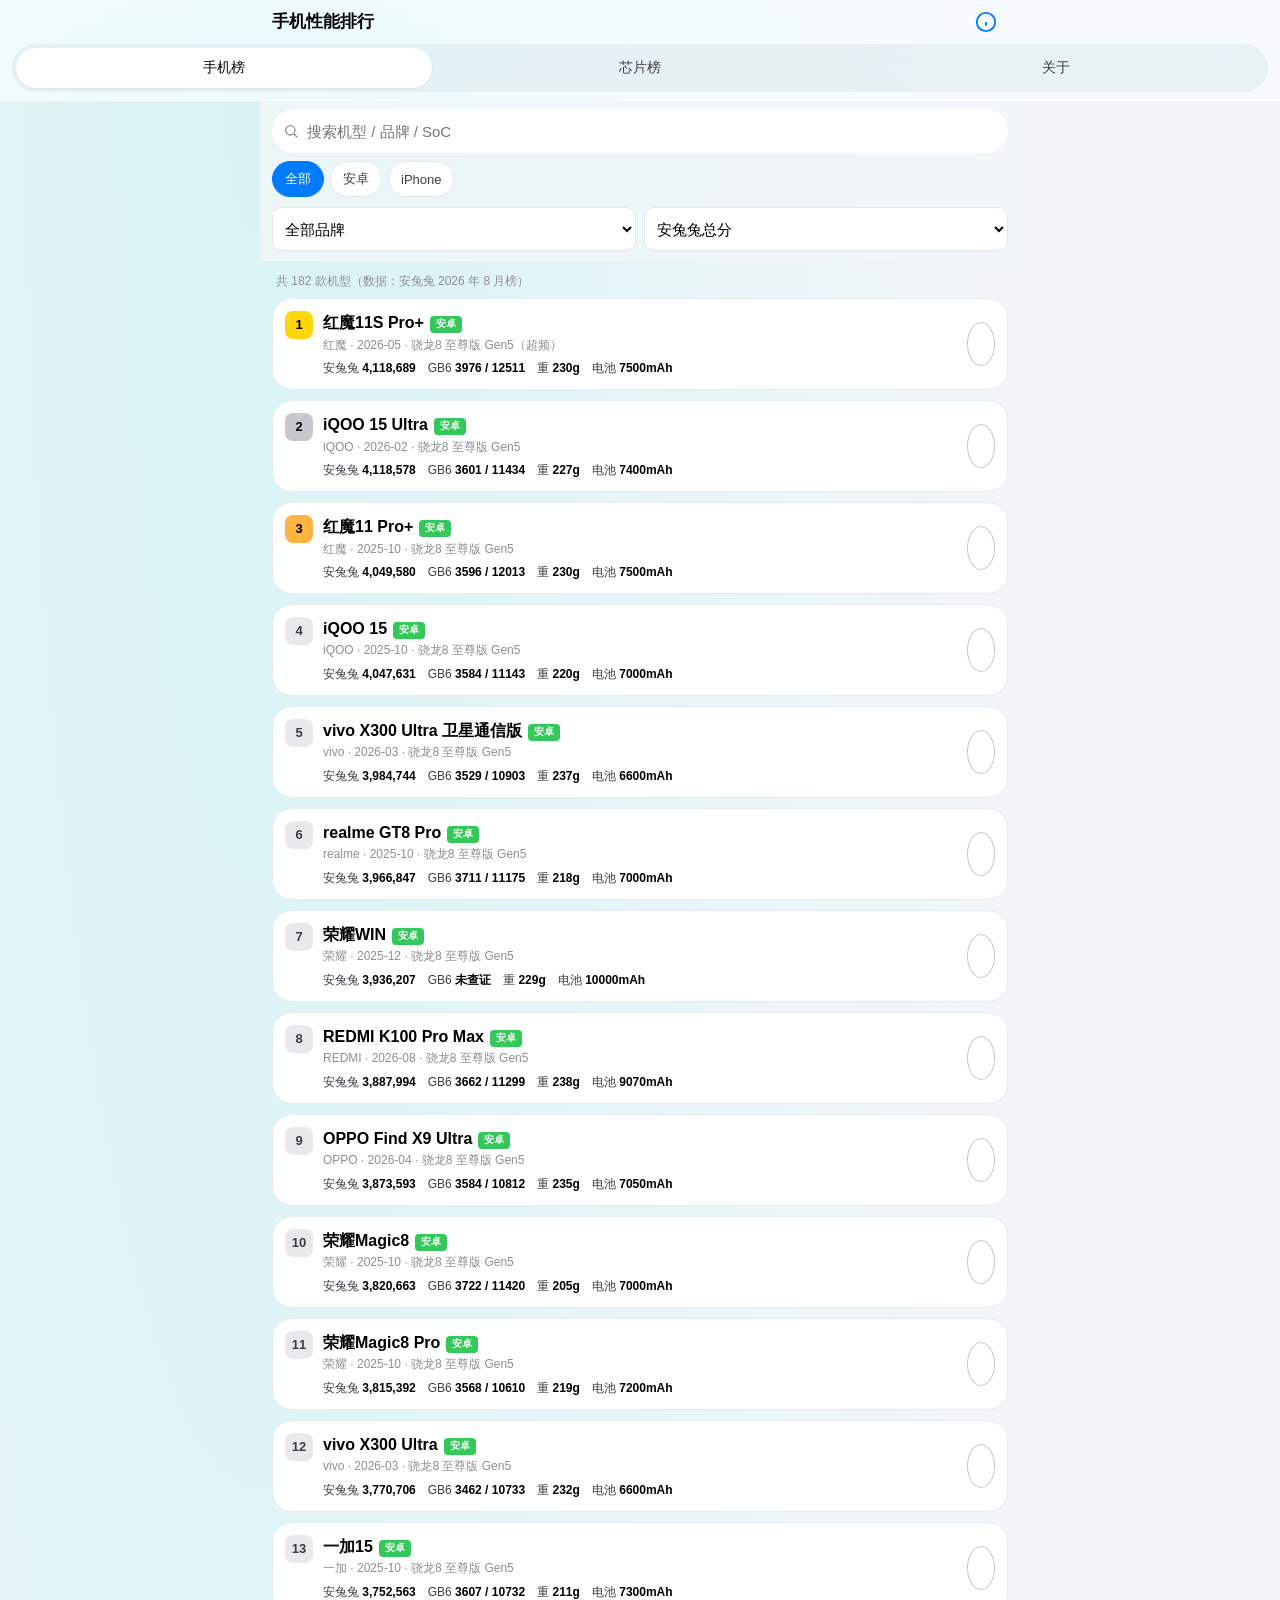
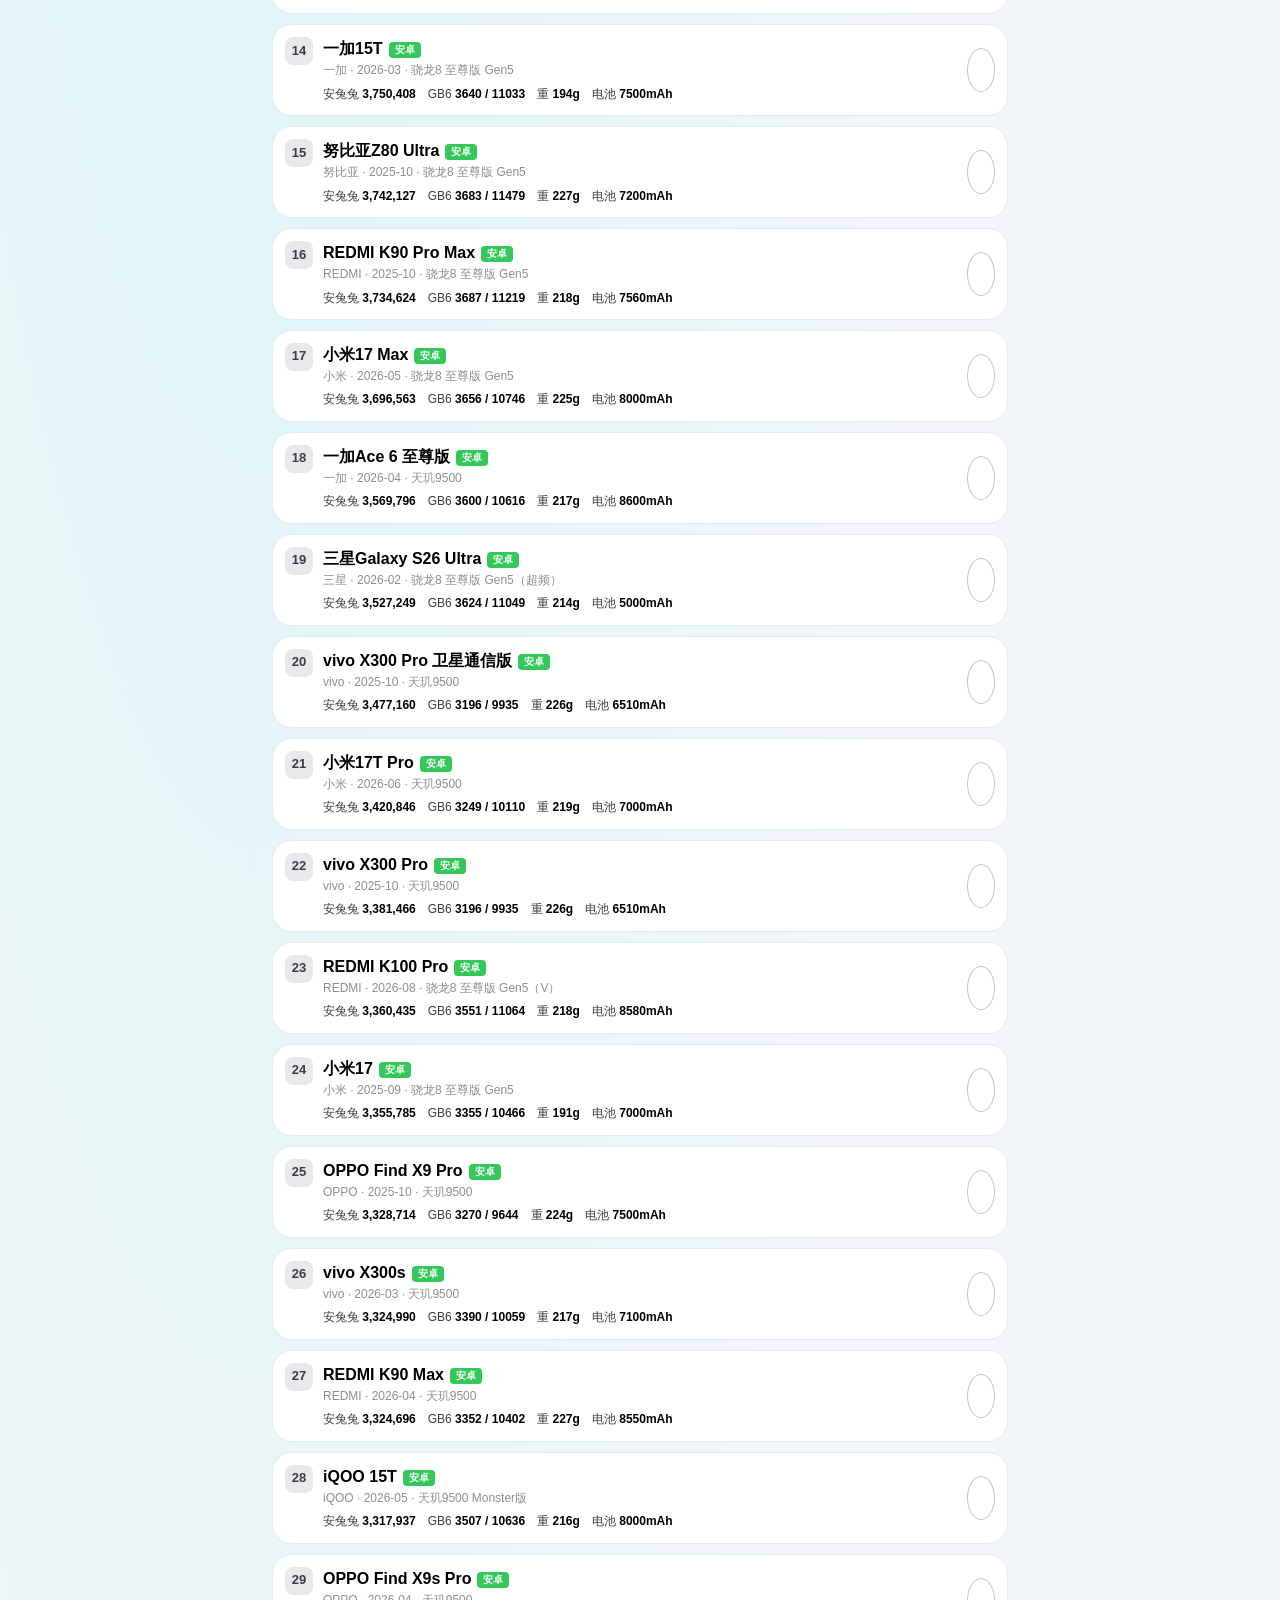
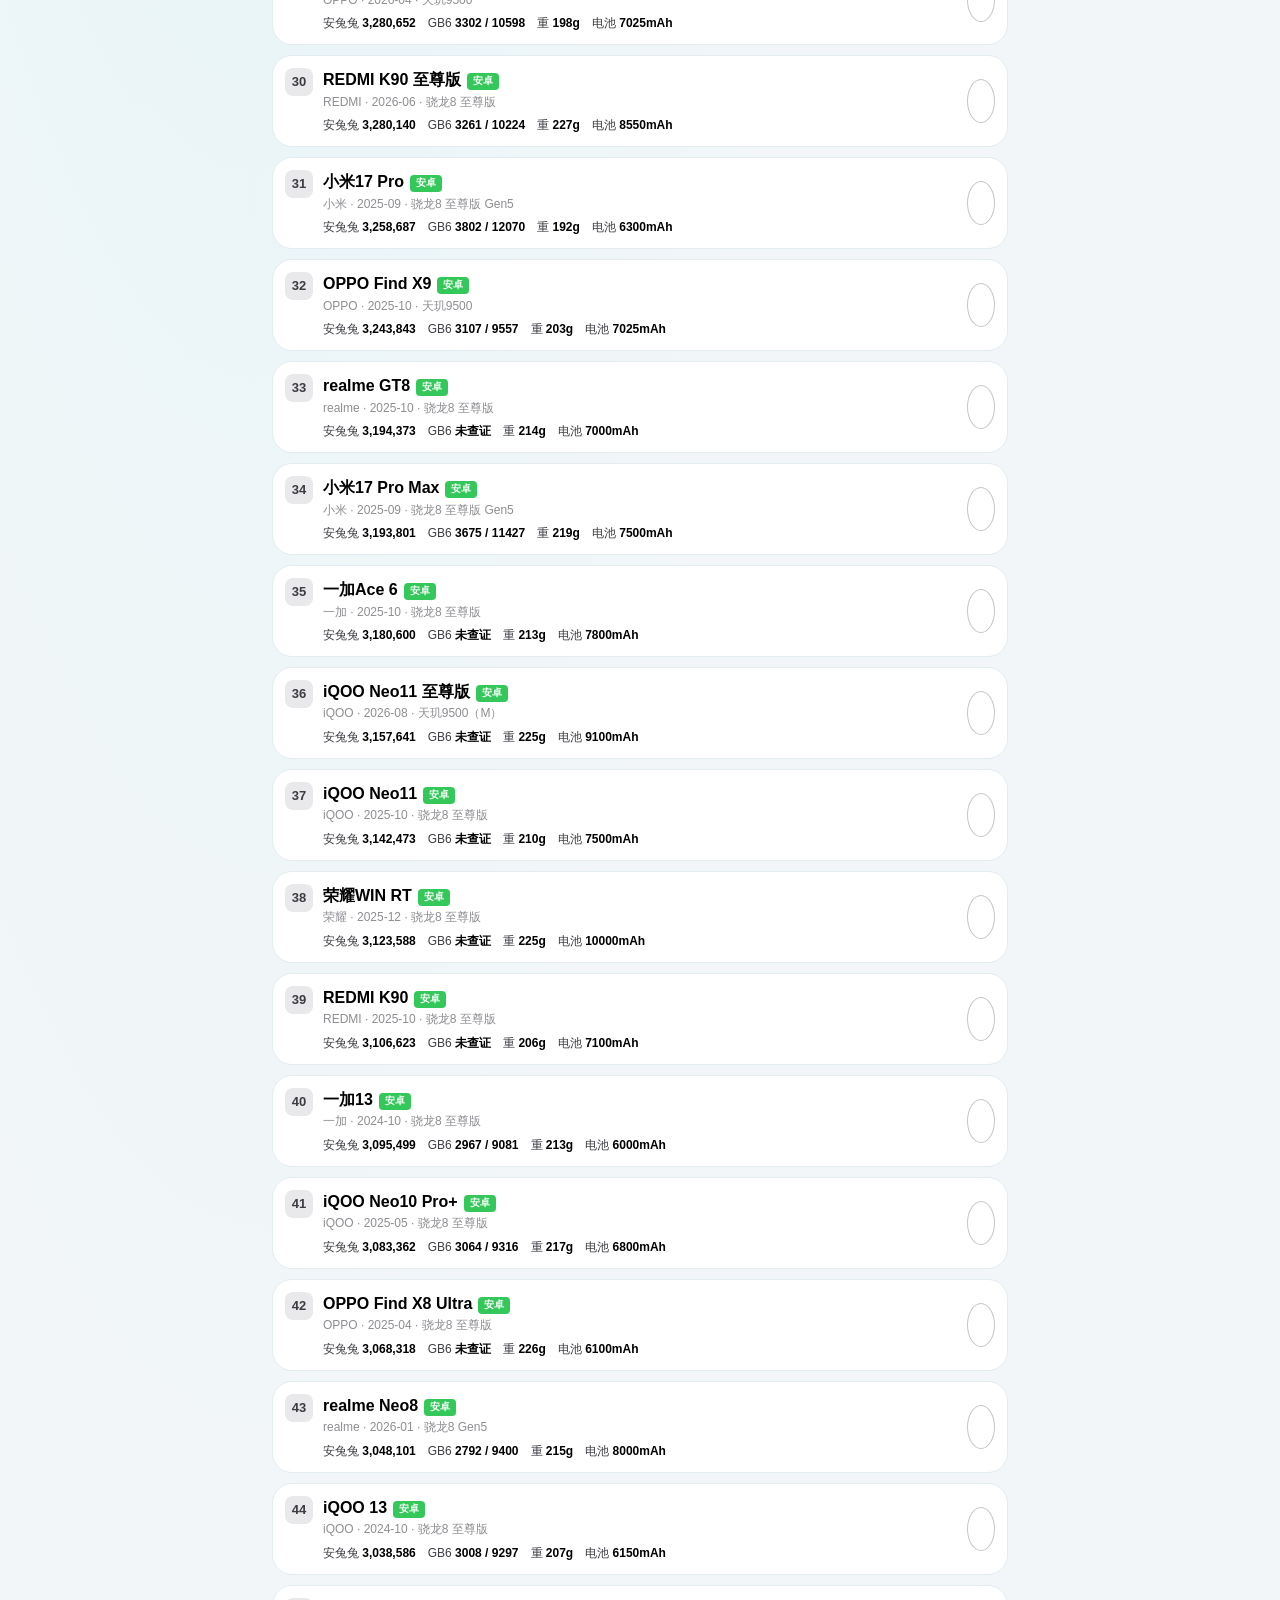
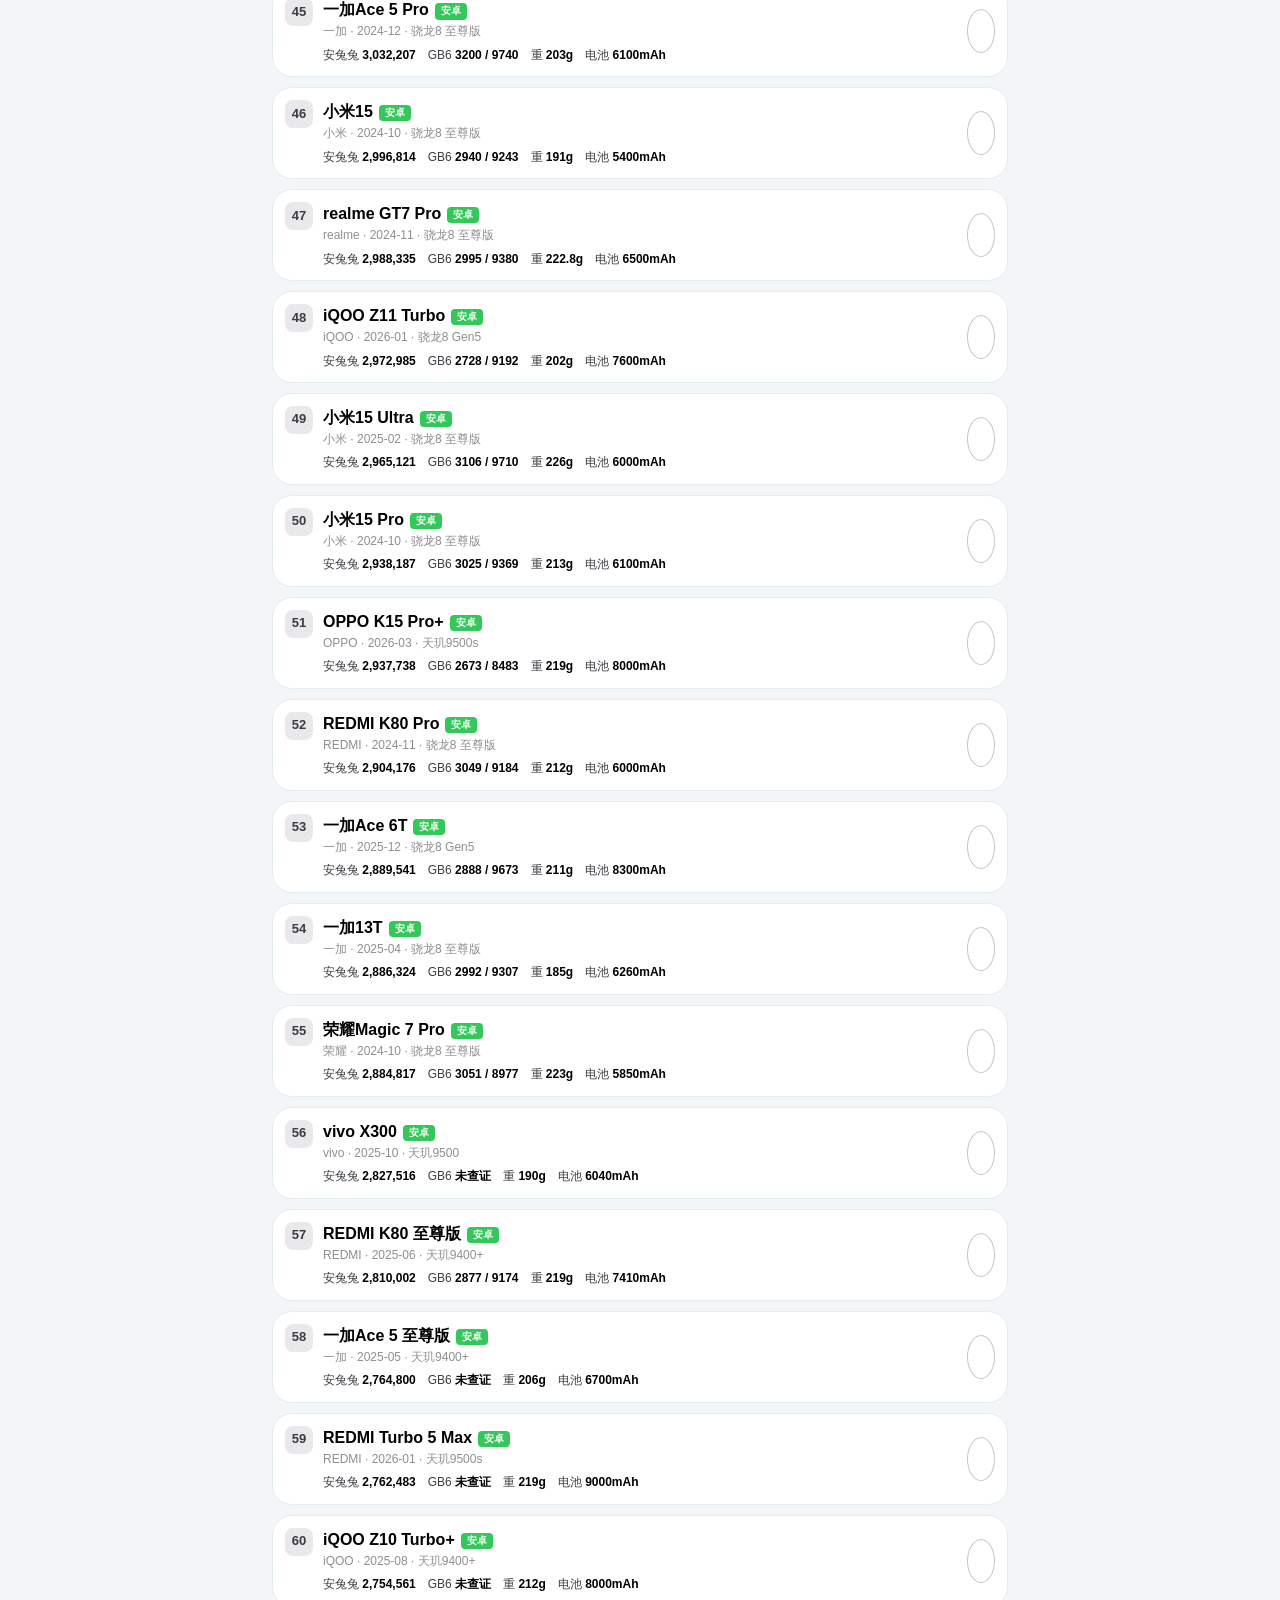
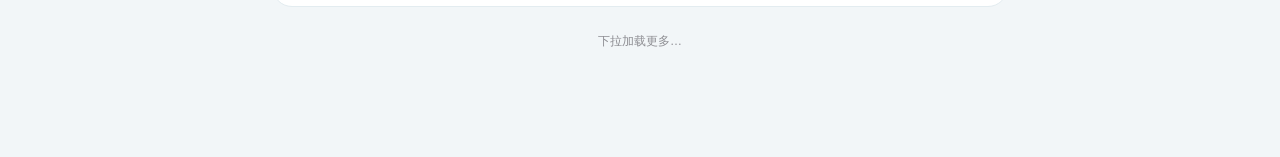
<file: PhoneRank/backend/preview/index.html>
<!DOCTYPE html>
<html lang="zh-CN">
<head>
<meta charset="UTF-8">
<meta name="viewport" content="width=device-width, initial-scale=1, viewport-fit=cover">
<meta name="theme-color" content="#1c2b33">
<meta name="apple-mobile-web-app-capable" content="yes">
<meta name="apple-mobile-web-app-status-bar-style" content="default">
<meta name="apple-mobile-web-app-title" content="性能排行">
<title>手机性能排行</title>
<link rel="manifest" href="manifest.webmanifest">
<link rel="icon" href="icons/icon-192.png">
<link rel="apple-touch-icon" href="icons/apple-touch-icon-180.png">
<style>
  :root {
    --bg: #f2f2f7;
    --bg-grouped: #f2f2f7;
    --card: #ffffff;
    --sep: #c6c6c8;
    --sep-light: #e5e5ea;
    --label: #000000;
    --label-2: #3c3c43;
    --label-3: #8e8e93;
    --tint: #007aff;
    --tint-press: #005ecb;
    --green: #34c759;
    --orange: #ff9500;
    --red: #ff3b30;
    --bg-muted: #e9e9eb;
    --safe-top: env(safe-area-inset-top, 0px);
    --safe-bottom: env(safe-area-inset-bottom, 0px);
  }
  * { box-sizing: border-box; -webkit-tap-highlight-color: transparent; }
  html, body { margin: 0; padding: 0; }
  body {
    font-family: -apple-system, BlinkMacSystemFont, "SF Pro Text", "PingFang SC", "Helvetica Neue", "Microsoft YaHei", sans-serif;
    background: var(--bg-grouped);
    color: var(--label);
    font-size: 15px;
    line-height: 1.45;
    overscroll-behavior-y: none;
  }
  a { color: var(--tint); text-decoration: none; }
  button { font-family: inherit; font-size: inherit; cursor: pointer; border: none; background: none; color: var(--tint); }
  input, select { font-family: inherit; font-size: 15px; }

  /* ===== Top bar ===== */
  .topbar {
    position: sticky; top: 0; z-index: 50;
    background: rgba(242,242,247,0.92);
    backdrop-filter: saturate(180%) blur(20px);
    -webkit-backdrop-filter: saturate(180%) blur(20px);
    padding-top: var(--safe-top);
    border-bottom: 0.5px solid var(--sep-light);
  }
  .topbar-row {
    display: flex; align-items: center; justify-content: space-between;
    height: 44px; padding: 0 12px;
  }
  .topbar-title { font-size: 17px; font-weight: 600; }
  .topbar-btn {
    min-width: 44px; height: 44px; display: inline-flex; align-items: center; justify-content: center;
    color: var(--tint); padding: 0 8px;
  }
  .topbar-btn svg { width: 22px; height: 22px; }
  .topbar-btn:disabled { color: var(--label-3); }

  /* Segmented tabs */
  .tabs {
    display: flex; margin: 0 12px 8px; background: var(--bg-muted);
    border-radius: 9px; padding: 2px;
  }
  .tab {
    flex: 1; text-align: center; padding: 6px 0; border-radius: 7px;
    color: var(--label-2); font-weight: 500; font-size: 14px;
  }
  .tab.active { background: #fff; color: var(--label); box-shadow: 0 1px 2px rgba(0,0,0,0.06); }

  /* ===== Filter bar ===== */
  .filters {
    background: var(--bg-grouped);
    padding: 8px 12px 10px;
    position: sticky; top: calc(44px + var(--safe-top)); z-index: 40;
  }
  .search-row { display: flex; gap: 8px; margin-bottom: 8px; }
  .search-box {
    flex: 1; display: flex; align-items: center; gap: 6px;
    background: #fff; border-radius: 10px; padding: 7px 10px;
  }
  .search-box svg { width: 16px; height: 16px; color: var(--label-3); flex: none; }
  .search-box input { flex: 1; border: none; outline: none; background: transparent; min-width: 0; }
  .chip-row { display: flex; gap: 6px; overflow-x: auto; padding-bottom: 2px; scrollbar-width: none; }
  .chip-row::-webkit-scrollbar { display: none; }
  .chip {
    flex: none; padding: 5px 12px; border-radius: 14px;
    background: #fff; color: var(--label-2); font-size: 13px;
    border: 0.5px solid var(--sep-light);
  }
  .chip.active { background: var(--tint); color: #fff; border-color: var(--tint); }
  .select-row { display: flex; flex-direction: column; gap: 8px; margin-top: 8px; }
  .select-row select { width: 100%; }
  .select-row select {
    flex: 1; padding: 7px 8px; border-radius: 10px; border: 0.5px solid var(--sep-light);
    background: #fff; color: var(--label); min-width: 0;
  }

  /* ===== List ===== */
  .list-wrap { padding: 8px 12px calc(120px + var(--safe-bottom)); }
  .list-meta { font-size: 12px; color: var(--label-3); padding: 4px 4px 8px; }
  .card {
    background: var(--card); border-radius: 12px; padding: 12px;
    margin-bottom: 10px; display: flex; gap: 10px; align-items: flex-start;
  }
  .rank-badge {
    flex: none; width: 28px; height: 28px; border-radius: 8px;
    background: var(--bg-muted); color: var(--label-2);
    display: flex; align-items: center; justify-content: center;
    font-weight: 600; font-size: 13px;
  }
  .rank-badge.top1 { background: #ffd60a; color: #000; }
  .rank-badge.top2 { background: #c7c7cc; color: #000; }
  .rank-badge.top3 { background: #ffb340; color: #000; }
  .card-main { flex: 1; min-width: 0; }
  .card-title { font-size: 16px; font-weight: 600; }
  .card-sub { font-size: 12px; color: var(--label-3); margin-top: 2px; }
  .card-stats { display: flex; flex-wrap: wrap; gap: 4px 12px; margin-top: 6px; }
  .stat { font-size: 12px; color: var(--label-2); }
  .stat b { color: var(--label); font-weight: 600; }
  .badge-ios, .badge-android {
    display: inline-block; font-size: 10px; padding: 1px 6px; border-radius: 4px; margin-left: 6px;
    vertical-align: 1px;
  }
  .badge-ios { background: #000; color: #fff; }
  .badge-android { background: #34c759; color: #fff; }
  .compare-check {
    flex: none; align-self: center; width: 28px; height: 28px; border-radius: 50%;
    border: 1.5px solid var(--sep); display: flex; align-items: center; justify-content: center;
    color: transparent;
  }
  .compare-check.checked { background: var(--tint); border-color: var(--tint); color: #fff; }
  .compare-check svg { width: 16px; height: 16px; }
  .gb-grid { display: grid; grid-template-columns: 1fr 1fr; gap: 6px 10px; margin-top: 8px; }
  .gb-cell { background: var(--bg-muted); border-radius: 8px; padding: 6px 8px; min-width: 0; }
  .gb-label { display: block; font-size: 10px; color: var(--label-3); margin-bottom: 2px; }
  .gb-val { display: block; font-size: 12px; color: var(--label); word-break: break-word; line-height: 1.35; }
  .gb-val b { font-weight: 600; }
  .gb-sample { color: var(--label-3); font-size: 10px; }
  .badge-chip { display: inline-block; font-size: 10px; padding: 1px 6px; border-radius: 4px; background: var(--bg-muted); color: var(--label-2); margin-left: 6px; vertical-align: 1px; }
  .badge-warn { display: inline-block; font-size: 10px; padding: 1px 6px; border-radius: 4px; background: #fff3cd; color: #664d03; border: 1px solid #ffc107; margin-left: 6px; vertical-align: 1px; }

  .sentinel { height: 20px; }
  .end-note { text-align: center; color: var(--label-3); font-size: 12px; padding: 16px 0; }

  /* ===== Floating compare bar ===== */
  .compare-bar {
    position: fixed; left: 12px; right: 12px; bottom: calc(12px + var(--safe-bottom));
    background: #1c2b33; color: #fff; border-radius: 14px; padding: 10px 12px;
    display: none; align-items: center; gap: 10px; z-index: 60;
    box-shadow: 0 6px 24px rgba(0,0,0,0.25);
  }
  .compare-bar.show { display: flex; }
  .compare-bar-names { flex: 1; font-size: 12px; overflow: hidden; text-overflow: ellipsis; white-space: nowrap; }
  .compare-bar-names .chip-mini {
    display: inline-block; background: rgba(255,255,255,0.15); border-radius: 8px;
    padding: 2px 8px; margin-right: 4px; font-size: 11px;
  }
  .compare-bar-btn {
    background: var(--tint); color: #fff; border-radius: 10px; padding: 7px 14px; font-weight: 600; font-size: 14px;
  }
  .compare-bar-clear { color: #ff9f0a; padding: 7px 6px; font-size: 13px; }

  /* ===== Detail page ===== */
  .detail-wrap { padding: 12px 12px calc(40px + var(--safe-bottom)); }
  .detail-hero {
    background: var(--card); border-radius: 14px; padding: 16px; margin-bottom: 12px;
  }
  .detail-name { font-size: 20px; font-weight: 700; }
  .detail-sub { color: var(--label-3); font-size: 13px; margin-top: 4px; }
  .section {
    background: var(--card); border-radius: 14px; padding: 14px 16px; margin-bottom: 12px;
  }
  .section h3 {
    margin: 0 0 8px; font-size: 13px; color: var(--label-3); font-weight: 600;
    text-transform: uppercase; letter-spacing: 0.3px;
  }
  .kv { display: flex; justify-content: space-between; padding: 6px 0; border-top: 0.5px solid var(--sep-light); font-size: 14px; }
  .kv:first-of-type { border-top: none; }
  .kv .k { color: var(--label-3); flex: 0 0 38%; }
  .kv .v { color: var(--label); text-align: right; flex: 1; word-break: break-word; }
  .src-list { margin: 6px 0 0; padding-left: 18px; }
  .src-list li { margin: 4px 0; font-size: 13px; word-break: break-all; }
  .note-box { font-size: 12px; color: var(--label-3); background: var(--bg-muted); border-radius: 10px; padding: 10px 12px; margin-top: 8px; }

  /* ===== Compare table ===== */
  .warn-banner {
    background: #fff3cd; border: 1px solid #ffc107; color: #664d03;
    padding: 10px 12px; border-radius: 10px; font-size: 13px; margin-bottom: 12px;
  }
  table.cmp {
    width: 100%; border-collapse: collapse; background: #fff; border-radius: 12px; overflow: hidden;
    font-size: 13px;
  }
  table.cmp th, table.cmp td {
    padding: 8px 8px; border-bottom: 0.5px solid var(--sep-light); text-align: left; vertical-align: top;
    word-break: break-word;
  }
  table.cmp thead th { background: var(--bg-muted); font-weight: 600; position: sticky; top: 0; }
  table.cmp td.dim { color: var(--label-3); }
  table.cmp tr.dim-row td:first-child { color: var(--label-3); font-weight: 600; background: var(--bg-muted); }
  .better { color: var(--green); font-weight: 700; }
  .cmp-wrap { overflow-x: auto; -webkit-overflow-scrolling: touch; }

  /* ===== About ===== */
  .about p, .about li { font-size: 14px; color: var(--label-2); }
  .about ol, .about ul { padding-left: 20px; }
  .step-num {
    display: inline-block; width: 20px; height: 20px; border-radius: 50%; background: var(--tint);
    color: #fff; text-align: center; line-height: 20px; font-size: 12px; margin-right: 6px;
  }

  .toast {
    position: fixed; left: 50%; bottom: 100px; transform: translateX(-50%);
    background: rgba(0,0,0,0.8); color: #fff; padding: 8px 16px; border-radius: 18px;
    font-size: 13px; z-index: 100; opacity: 0; transition: opacity 0.2s; pointer-events: none;
  }
  .toast.show { opacity: 1; }

  @media (min-width: 720px) {
    body { font-size: 16px; }
    .select-row { flex-direction: row; }
    .select-row select { flex: 1; width: auto; }
    .list-wrap, .detail-wrap, .filters, .topbar-row { max-width: 760px; margin-left: auto; margin-right: auto; }
    .filters { left: 0; right: 0; }
    .compare-bar { max-width: 760px; left: 50%; transform: translateX(-50%); right: auto; width: 760px; }
  }
</style>
<style>
body{background:radial-gradient(ellipse at 20% 0%,#d8f3f5 0%,transparent 50%),#f2f6f8}
.topbar{background:rgba(250,253,255,.66);backdrop-filter:blur(28px) saturate(150%);border-bottom:1px solid #fff9}
.tabs{background:#d9e7ed88;border-radius:24px;padding:4px}.tab{border-radius:22px;min-height:40px}
.filters{background:#f2f6f8c9;backdrop-filter:blur(22px)}.search-box{border:1px solid #fff;border-radius:22px;min-height:44px}
.chip{min-height:36px;border-radius:20px}.card,.section{border-radius:20px;border:1px solid #e3ecf0;box-shadow:none}
.compare-bar{background:#ffffffb8;backdrop-filter:blur(30px) saturate(160%);border:1px solid #fff;border-radius:28px;left:12px;right:12px;bottom:calc(12px + env(safe-area-inset-bottom));width:auto}
button,select{min-height:44px}.card-title{font-weight:650}a:focus-visible,button:focus-visible{outline:3px solid #007aff;outline-offset:3px}
@media(prefers-reduced-transparency:reduce){.topbar,.filters,.compare-bar{background:#f8fafc;backdrop-filter:none}}
</style></head>
<body>
<!-- body: rendered by JS -->
<div id="root"></div>
<div class="toast" id="toast"></div>
<!-- APP_JS -->
<script src="data.js"></script>
<script>
'use strict';
/* ============ helpers ============ */
const DATA = window.PHONE_DATA;
const $ = (sel) => document.querySelector(sel);
const root = $('#root');

function fmt(v) {
  if (v === null || v === undefined || v === '') return '未查证';
  if (v === '未查证') return '未查证';
  if (typeof v === 'number') return v.toLocaleString('zh-CN');
  return String(v);
}
/* numeric display: integers with thousand separators; decimals kept as-is */
function fmtNum(v) {
  if (v === null || v === undefined || v === '') return '未查证';
  if (typeof v === 'number') {
    return Number.isInteger(v) ? v.toLocaleString('zh-CN') : v.toString();
  }
  return String(v);
}
function isNum(v) { return typeof v === 'number' && !isNaN(v); }
function getPhone(id) { return DATA.phones.find(p => String(p.id) === String(id)); }
function escapeHtml(s) {
  return String(s).replace(/[&<>"']/g, c => ({'&':'&amp;','<':'&lt;','>':'&gt;','"':'&quot;',"'":'&#39;'}[c]));
}
function toast(msg) {
  const t = $('#toast');
  t.textContent = msg; t.classList.add('show');
  clearTimeout(toast._t);
  toast._t = setTimeout(() => t.classList.remove('show'), 1600);
}

/* ============ state ============ */
const state = {
  tab: 'phones',         // phones | chips
  platform: 'all',       // all | android | ios
  brand: 'all',
  query: '',
  sort: 'antutu_total',
  chipCategory: 'all',   // all | phone | apple-a | apple-m
  page: 1,
  pageSize: 30,
  compare: [],           // phone ids
};

const PHONE_SORTS = [
  ['antutu_total', '安兔兔总分'],
  ['antutu_cpu',   '安兔兔 CPU'],
  ['antutu_gpu',   '安兔兔 GPU'],
  ['antutu_mem',   '安兔兔 MEM'],
  ['antutu_ux',    '安兔兔 UX'],
  ['gb6_single',   'GB6 单核'],
  ['gb6_multi',    'GB6 多核'],
  ['gb7_single',   'GB7 单核'],
  ['gb7_multi',    'GB7 多核'],
  ['body_weight',  '机身重量（轻→重）'],
  ['battery_capacity', '电池容量'],
  ['display_size', '屏幕尺寸'],
  ['display_refresh', '屏幕刷新率'],
];
const CHIP_SORTS = [
  ['total', '安兔兔总分'],
  ['cpu', '安兔兔 CPU'],
  ['gpu', '安兔兔 GPU'],
  ['gb6_single', 'GB6 单核'],
  ['gb6_multi', 'GB6 多核'],
  ['gb7_single', 'GB7 单核'],
  ['gb7_multi', 'GB7 多核'],
  ['release', '发布时间（新→旧）'],
  ['process', '工艺节点（新→旧）'],
];

function sortValue(p, key) {
  switch (key) {
    case 'antutu_total': return p.antutu.total;
    case 'antutu_cpu':   return p.antutu.cpu;
    case 'antutu_gpu':   return p.antutu.gpu;
    case 'antutu_mem':   return p.antutu.mem;
    case 'antutu_ux':    return p.antutu.ux;
    case 'body_weight':  return p.body.weight;
    case 'battery_capacity': return p.battery.capacity;
    case 'display_size': {
      const s = p.display.size;
      if (typeof s === 'number') return s;
      const m = String(s).match(/([\d.]+)/);
      return m ? parseFloat(m[1]) : null;
    }
    case 'display_refresh': return p.display.refresh;
    case 'gb6_single': return p.geekbench.gb6.single;
    case 'gb6_multi':  return p.geekbench.gb6.multi;
    case 'gb7_single': return p.geekbench.gb7.single;
    case 'gb7_multi':  return p.geekbench.gb7.multi;
    default: return null;
  }
}

function filteredPhones() {
  let list = DATA.phones.slice();
  if (state.platform !== 'all') list = list.filter(p => p.platform === state.platform);
  if (state.brand !== 'all') list = list.filter(p => p.brand === state.brand);
  if (state.query) {
    const q = state.query.trim().toLowerCase();
    if (q) {
      list = list.filter(p => {
        const hay = [p.brand, p.name, p.soc && p.soc.name, p.soc && p.soc.alias]
          .filter(Boolean).join(' ').toLowerCase();
        return hay.indexOf(q) !== -1;
      });
    }
  }
  const key = state.sort;
  const asc = (key === 'body_weight'); // weight ascending (lighter better)
  list.sort((a, b) => {
    let va = sortValue(a, key), vb = sortValue(b, key);
    if (!isNum(va) && !isNum(vb)) return 0;
    if (!isNum(va)) return 1;   // nulls sink
    if (!isNum(vb)) return -1;
    return asc ? va - vb : vb - va;
  });
  return list;
}

function processNodeNm(c) {
  const t = c.process;
  if (!t || t === '未查证') return null;
  const m = String(t).match(/(\d+(?:\.\d+)?)\s*nm/i);
  return m ? parseFloat(m[1]) : null;
}
function chipSortVal(c) {
  const at = c.antutu || {};
  switch (state.sort) {
    case 'chips_cpu': return isNum(at.cpu) ? at.cpu : null;
    case 'chips_gpu': return isNum(at.gpu) ? at.gpu : null;
    case 'chips_gb6_single': return (c.gb6 && isNum(c.gb6.single)) ? c.gb6.single : null;
    case 'chips_gb6_multi':  return (c.gb6 && isNum(c.gb6.multi)) ? c.gb6.multi : null;
    case 'chips_gb7_single': return (c.gb7 && isNum(c.gb7.single)) ? c.gb7.single : null;
    case 'chips_gb7_multi':  return (c.gb7 && isNum(c.gb7.multi)) ? c.gb7.multi : null;
    case 'chips_release': return c.releaseDate || null;   // string desc
    case 'chips_process': return processNodeNm(c);       // number asc (smaller=better)
    case 'chips_total':
    default: return isNum(at.total) ? at.total : null;
  }
}
function getChip(id) { return DATA.chips.find(c => String(c.id) === String(id)); }
function filteredChips() {
  let list = DATA.chips.slice();
  if (state.chipCategory && state.chipCategory !== 'all') {
    list = list.filter(c => c.category === state.chipCategory);
  }
  if (state.query) {
    const q = state.query.trim().toLowerCase();
    if (q) {
      list = list.filter(c => [c.name, c.vendor, c.process].join(' ').toLowerCase().indexOf(q) !== -1);
    }
  }
  const asc = (state.sort === 'chips_process'); // smaller nm = newer/better
  list.sort((a, b) => {
    const va = chipSortVal(a), vb = chipSortVal(b);
    const vaNum = isNum(va), vbNum = isNum(vb);
    // releaseDate is a string
    if (state.sort === 'chips_release') {
      if (!va && !vb) return 0;
      if (!va) return 1;
      if (!vb) return -1;
      return String(vb).localeCompare(String(va)); // newest first
    }
    if (!vaNum && !vbNum) return 0;
    if (!vaNum) return 1;
    if (!vbNum) return -1;
    return asc ? va - vb : vb - va;
  });
  return list;
}

function brandList() {
  const brands = {};
  DATA.phones.forEach(p => { brands[p.brand] = (brands[p.brand] || 0) + 1; });
  return Object.entries(brands).sort((a,b) => b[1]-a[1]).map(([b]) => b);
}

/* ============ SVG icons ============ */
const ICONS = {
  back: '<svg viewBox="0 0 24 24" fill="none" stroke="currentColor" stroke-width="2.2" stroke-linecap="round" stroke-linejoin="round"><polyline points="15 18 9 12 15 6"/></svg>',
  search: '<svg viewBox="0 0 24 24" fill="none" stroke="currentColor" stroke-width="2" stroke-linecap="round"><circle cx="11" cy="11" r="7"/><line x1="21" y1="21" x2="16.5" y2="16.5"/></svg>',
  check: '<svg viewBox="0 0 24 24" fill="none" stroke="currentColor" stroke-width="3" stroke-linecap="round" stroke-linejoin="round"><polyline points="20 6 9 17 4 12"/></svg>',
  chip: '<svg viewBox="0 0 24 24" fill="none" stroke="currentColor" stroke-width="2"><rect x="6" y="6" width="12" height="12" rx="2"/><line x1="9" y1="2" x2="9" y2="6"/><line x1="15" y1="2" x2="15" y2="6"/><line x1="9" y1="18" x2="9" y2="22"/><line x1="15" y1="18" x2="15" y2="22"/><line x1="2" y1="9" x2="6" y2="9"/><line x1="2" y1="15" x2="6" y2="15"/><line x1="18" y1="9" x2="22" y2="9"/><line x1="18" y1="15" x2="22" y2="15"/></svg>',
  phone: '<svg viewBox="0 0 24 24" fill="none" stroke="currentColor" stroke-width="2"><rect x="7" y="2" width="10" height="20" rx="2"/><line x1="11" y1="18" x2="13" y2="18"/></svg>',
  info: '<svg viewBox="0 0 24 24" fill="none" stroke="currentColor" stroke-width="2"><circle cx="12" cy="12" r="10"/><line x1="12" y1="16" x2="12" y2="12"/><line x1="12" y1="8" x2="12.01" y2="8"/></svg>',
};

/* ============ router ============ */
function parseHash() {
  const h = location.hash || '#/';
  const parts = h.replace(/^#\//, '').split('/');
  return parts;
}
function currentView() {
  const parts = parseHash();
  if (parts[0] === '' || parts[0] === 'phones') return 'phones';
  if (parts[0] === 'chips') return 'chips';
  if (parts[0] === 'phone') return 'phoneDetail';
  if (parts[0] === 'chip') return 'chipDetail';
  if (parts[0] === 'compare') return 'compare';
  if (parts[0] === 'about') return 'about';
  return 'phones';
}

function render() {
  const view = currentView();
  if (view === 'phones') state.tab = 'phones';
  if (view === 'chips') state.tab = 'chips';
  state.page = 1;
  renderTopbar(view);
  if (view === 'phones') renderPhoneList();
  else if (view === 'chips') renderChipList();
  else if (view === 'phoneDetail') {
    const id = parseHash()[1];
    renderPhoneDetail(id);
  }
  else if (view === 'chipDetail') {
    const id = parseHash()[1];
    renderChipDetail(id);
  }
  else if (view === 'compare') renderCompare();
  else if (view === 'about') renderAbout();
  renderCompareBar();
  window.scrollTo(0, 0);
}

function renderTopbar(view) {
  const backViews = ['phoneDetail', 'chipDetail', 'compare', 'about'];
  let backBtn = '';
  if (backViews.includes(view)) {
    backBtn = '<button class="topbar-btn" id="backBtn" aria-label="返回">' + ICONS.back + '</button>';
  }
  let title = '手机性能排行';
  let tabsHtml = '';
  if (view === 'phones' || view === 'chips') {
    tabsHtml = `
      <div class="tabs">
        <button class="tab ${state.tab==='phones'?'active':''}" data-goto="#/">手机榜</button>
        <button class="tab ${state.tab==='chips'?'active':''}" data-goto="#/chips">芯片榜</button>
        <button class="tab" data-goto="#/about">关于</button>
      </div>`;
  }
  root.innerHTML = `
    <header class="topbar">
      <div class="topbar-row">
        ${backBtn}
        <div class="topbar-title">${escapeHtml(title)}</div>
        <button class="topbar-btn" data-goto="#/about" aria-label="关于">${ICONS.info}</button>
      </div>
      ${tabsHtml}
    </header>
    <main id="app"></main>
  `;
  // wire up
  const backEl = $('#backBtn');
  if (backEl) backEl.addEventListener('click', () => { history.back(); });
  root.querySelectorAll('[data-goto]').forEach(b => {
    b.addEventListener('click', () => { location.hash = b.getAttribute('data-goto'); });
  });
}

/* ============ phone list ============ */
let io = null;
function renderPhoneList() {
  const app = $('#app');
  const brands = brandList();
  const platChips = [
    ['all', '全部'],
    ['android', '安卓'],
    ['ios', 'iPhone'],
  ].map(([v,l]) => `<button class="chip ${state.platform===v?'active':''}" data-platform="${v}">${l}</button>`).join('');
  const brandOpts = ['<option value="all">全部品牌</option>']
    .concat(brands.map(b => `<option value="${escapeHtml(b)}" ${state.brand===b?'selected':''}>${escapeHtml(b)}</option>`)).join('');
  const sortOpts = PHONE_SORTS.map(([v,l]) => `<option value="${v}" ${state.sort===v?'selected':''}>${l}</option>`).join('');

  app.innerHTML = `
    <div class="filters">
      <div class="search-row">
        <div class="search-box">
          ${ICONS.search}
          <input id="q" type="search" placeholder="搜索机型 / 品牌 / SoC" value="${escapeHtml(state.query)}">
        </div>
      </div>
      <div class="chip-row">${platChips}</div>
      <div class="select-row">
        <select id="brandSel">${brandOpts}</select>
        <select id="sortSel">${sortOpts}</select>
      </div>
    </div>
    <div class="list-wrap">
      <div class="list-meta" id="meta"></div>
      <div id="list"></div>
      <div class="sentinel" id="sentinel"></div>
    </div>
  `;

  // wire filters
  $('#q').addEventListener('input', (e) => { state.query = e.target.value; state.page = 1; refillList(true); });
  $('#brandSel').addEventListener('change', (e) => { state.brand = e.target.value; state.page = 1; refillList(true); });
  $('#sortSel').addEventListener('change', (e) => { state.sort = e.target.value; state.page = 1; refillList(true); });
  app.querySelectorAll('[data-platform]').forEach(c => {
    c.addEventListener('click', () => { state.platform = c.getAttribute('data-platform'); state.page = 1; renderPhoneList(); });
  });

  refillList(true);
}

function refillList(reset) {
  const list = filteredPhones();
  const meta = $('#meta');
  if (meta) meta.textContent = `共 ${list.length} 款机型（数据：安兔兔 2026 年 8 月榜）`;
  const box = $('#list');
  if (!box) return;
  if (reset) { box.innerHTML = ''; state.page = 1; }
  appendPage(list);
}

function appendPage(all) {
  const box = $('#list');
  const start = (state.page - 1) * state.pageSize;
  const end = state.page * state.pageSize;
  const slice = all.slice(start, end);
  const html = slice.map(phoneCard).join('');
  box.insertAdjacentHTML('beforeend', html);
  // attach compare toggles
  box.querySelectorAll('[data-toggle-compare]').forEach(btn => {
    btn.addEventListener('click', (e) => {
      e.stopPropagation();
      toggleCompare(btn.getAttribute('data-toggle-compare'));
    });
  });
  box.querySelectorAll('[data-goto-detail]').forEach(c => {
    c.style.cursor = 'pointer';
    c.addEventListener('click', () => { location.hash = '#/phone/' + c.getAttribute('data-goto-detail'); });
  });
  // end note
  const sentinel = $('#sentinel');
  if (end >= all.length) {
    if (sentinel) sentinel.innerHTML = '<div class="end-note">已加载全部 ' + all.length + ' 款</div>';
  } else {
    if (sentinel) sentinel.innerHTML = '<div class="end-note">下拉加载更多…</div>';
  }
  setupObserver(all);
}

function phoneCard(p) {
  const inCompare = state.compare.some(id => String(id) === String(p.id));
  const rank = isNum(p.rank) ? p.rank : '—';
  const platBadge = p.platform === 'ios'
    ? '<span class="badge-ios">iOS</span>'
    : '<span class="badge-android">安卓</span>';
  const at = p.antutu && isNum(p.antutu.total) ? p.antutu.total.toLocaleString('zh-CN') : '未查证';
  const gb6 = p.geekbench && p.geekbench.gb6;
  const gb6Txt = (gb6 && isNum(gb6.single)) ? `${gb6.single} / ${gb6.multi}` : '未查证';
  const w = isNum(p.body.weight) ? p.body.weight + 'g' : '未查证';
  const cap = isNum(p.battery.capacity) ? p.battery.capacity + 'mAh' : '未查证';
  return `
  <div class="card" data-goto-detail="${p.id}">
    <div class="rank-badge ${rank<=3?'top'+rank:''}">${rank}</div>
    <div class="card-main">
      <div class="card-title">${escapeHtml(p.name)}${platBadge}</div>
      <div class="card-sub">${escapeHtml(p.brand)} · ${escapeHtml(p.releaseDate || '未查证')} · ${escapeHtml(p.soc ? p.soc.name : '未查证')}</div>
      <div class="card-stats">
        <span class="stat">安兔兔 <b>${at}</b></span>
        <span class="stat">GB6 <b>${gb6Txt}</b></span>
        <span class="stat">重 <b>${w}</b></span>
        <span class="stat">电池 <b>${cap}</b></span>
      </div>
    </div>
    <button class="compare-check ${inCompare?'checked':''}" data-toggle-compare="${p.id}" aria-label="加入对比">
      ${ICONS.check}
    </button>
  </div>`;
}

function setupObserver(all) {
  if (io) { io.disconnect(); io = null; }
  const sentinel = $('#sentinel');
  if (!sentinel) return;
  io = new IntersectionObserver((entries) => {
    entries.forEach(en => {
      if (en.isIntersecting) {
        const end = state.page * state.pageSize;
        if (end < all.length) {
          state.page++;
          appendPage(all);
        }
      }
    });
  }, { rootMargin: '200px 0px' });
  io.observe(sentinel);
}

/* ============ chip list ============ */
function renderChipList() {
  if (!state.sort || state.sort.indexOf('chips_') !== 0) state.sort = 'chips_total';
  const app = $('#app');
  const svMap = { total:'chips_total', cpu:'chips_cpu', gpu:'chips_gpu', gb6_single:'chips_gb6_single', gb6_multi:'chips_gb6_multi', gb7_single:'chips_gb7_single', gb7_multi:'chips_gb7_multi', release:'chips_release', process:'chips_process' };
  const sortOpts = CHIP_SORTS.map(([v,l]) => {
    const sv = svMap[v] || 'chips_total';
    return `<option value="${sv}" ${state.sort===sv?'selected':''}>${l}</option>`;
  }).join('');
  const catChips = [
    ['all', '全部'],
    ['phone', '手机 SoC'],
    ['apple-a', 'Apple A 系列'],
    ['apple-m', 'Apple M 系列'],
  ].map(([v,l]) => `<button class="chip ${state.chipCategory===v?'active':''}" data-ccat="${v}">${l}</button>`).join('');
  app.innerHTML = `
    <div class="filters">
      <div class="search-row">
        <div class="search-box">
          ${ICONS.search}
          <input id="q" type="search" placeholder="搜索芯片 / 厂商 / 工艺" value="${escapeHtml(state.query)}">
        </div>
      </div>
      <div class="chip-row">${catChips}</div>
      <div class="select-row">
        <select id="sortSel" aria-label="排序">${sortOpts}</select>
      </div>
    </div>
    <div class="list-wrap">
      <div class="note-box" style="margin:0 0 10px">Geekbench 仅测 CPU 成绩；安兔兔 SoC 榜为 CPU+GPU 综合分；GB6/GB7 典型值由相同 SoC 机型已核验成绩取中位数（括号内为样本机型数）；Geekbench 6 与 Geekbench 7 不可直接互比；Apple M 系列适用 Mac/iPad，非手机芯片。</div>
      <div class="list-meta" id="meta"></div>
      <div id="list"></div>
      <div class="sentinel" id="sentinel"></div>
    </div>
  `;
  $('#q').addEventListener('input', (e) => { state.query = e.target.value; state.page = 1; refillChips(true); });
  $('#sortSel').addEventListener('change', (e) => { state.sort = e.target.value; state.page = 1; refillChips(true); });
  app.querySelectorAll('[data-ccat]').forEach(b => {
    b.addEventListener('click', () => { state.chipCategory = b.getAttribute('data-ccat'); state.page = 1; renderChipList(); });
  });
  refillChips(true);
}
function refillChips(reset) {
  const list = filteredChips();
  const meta = $('#meta');
  if (meta) meta.textContent = `共 ${list.length} / ${DATA.chips.length} 款芯片`;
  const box = $('#list');
  if (!box) return;
  if (reset) box.innerHTML = '';
  const end = state.page * state.pageSize;
  const slice = list.slice(0, end);
  box.innerHTML = slice.map(chipCard).join('');
  box.querySelectorAll('[data-goto-chip]').forEach(el => {
    el.style.cursor = 'pointer';
    el.addEventListener('click', () => { location.hash = '#/chip/' + el.getAttribute('data-goto-chip'); });
  });
  const sentinel = $('#sentinel');
  if (end >= list.length) {
    if (sentinel) sentinel.innerHTML = '<div class="end-note">已加载全部 ' + list.length + ' 款</div>';
  } else {
    if (sentinel) sentinel.innerHTML = '<div class="end-note">下拉加载更多…</div>';
  }
  setupObserver(list);
}
function gbLine(gb) {
  gb = gb || {};
  const has = isNum(gb.single) && isNum(gb.multi);
  const samples = isNum(gb.samples) ? gb.samples : 0;
  if (has) return `${gb.single.toLocaleString('zh-CN')} / ${gb.multi.toLocaleString('zh-CN')}<span class="gb-sample">（${samples}样本）</span>`;
  return '未查证';
}
function chipBadge(c) {
  if (c.category === 'apple-m') return '<span class="badge-chip">Mac/iPad</span>';
  if (c.category === 'apple-a') return '<span class="badge-chip">iPhone/iPad</span>';
  return '<span class="badge-chip badge-android">手机</span>';
}
function chipStatusBadge(c) {
  if (c.status && c.status !== '已发布') return `<span class="badge-warn">${escapeHtml(c.status)}</span>`;
  return '';
}
function chipCard(c) {
  const at = c.antutu || {};
  const g = c.gb6 || {};
  const gb7 = c.gb7 || {};
  const cpu = c.cpu || {};
  const gb6v = gbLine(g);
  const gb7v = gbLine(gb7);
  const atTotal = isNum(at.total) ? at.total.toLocaleString('zh-CN') : '未查证';
  const atCpu = isNum(at.cpu) ? at.cpu.toLocaleString('zh-CN') : '未查证';
  const atGpu = isNum(at.gpu) ? at.gpu.toLocaleString('zh-CN') : '未查证';
  return `
  <div class="card" data-goto-chip="${escapeHtml(c.id)}">
    <div class="card-main" style="flex:1">
      <div class="card-title">${escapeHtml(c.name)} ${chipBadge(c)} ${chipStatusBadge(c)}</div>
      <div class="card-sub">${escapeHtml(c.vendor)} · ${escapeHtml(c.process || '未查证')}${c.releaseDate ? ' · ' + escapeHtml(c.releaseDate) : ''}</div>
      <div class="card-stats">
        <span class="stat">安兔兔总分 <b>${atTotal}</b></span>
        <span class="stat">CPU <b>${atCpu}</b></span>
        <span class="stat">GPU <b>${atGpu}</b></span>
      </div>
      <div class="gb-grid">
        <div class="gb-cell"><span class="gb-label">GB6 单/多核</span><span class="gb-val">${gb6v}</span></div>
        <div class="gb-cell"><span class="gb-label">GB7 单/多核</span><span class="gb-val">${gb7v}</span></div>
      </div>
      <div class="card-sub" style="margin-top:4px">${escapeHtml(cpu.cores || '未查证')}</div>
    </div>
  </div>`;
}

/* ============ chip detail ============ */
function renderChipDetail(id) {
  const c = getChip(id);
  const app = $('#app');
  if (!c) {
    app.innerHTML = '<div class="detail-wrap"><div class="section">未找到该芯片</div></div>';
    return;
  }
  const at = c.antutu || {};
  const cpu = c.cpu || {};
  const gpu = c.gpu || {};
  const mem = c.memory || {};
  const g = c.gb6 || {};
  const gb7 = c.gb7 || {};
  const catLabel = c.category === 'apple-m' ? 'Apple M 系列（Mac/iPad）' : (c.category === 'apple-a' ? 'Apple A 系列（iPhone/iPad）' : '手机 SoC');
  const applyTxt = Array.isArray(c.appliesTo) && c.appliesTo.length ? c.appliesTo.join(' / ') : '未查证';
  const gpuFeatures = (typeof gpu.features === 'string') ? gpu.features : (gpu.features == null ? '未查证' : String(gpu.features));
  const gpuRay = (gpu.raytracing === true) ? '支持' : (gpu.raytracing === false ? '不支持' : '未查证');
  const npu = c.npu ? String(c.npu) : '未查证';
  const cache = c.cache ? String(c.cache) : '未查证';
  const devices = (c.devices || []).length ? '<ul>' + c.devices.map(d => `<li>${escapeHtml(d)}</li>`).join('') + '</ul>' : '<div class="kv"><span class="v">未查证</span></div>';
  const srcs = (c.sources || []).map(s => `<li><a href="${escapeHtml(s.url)}" target="_blank" rel="noopener">${escapeHtml(s.label)}</a></li>`).join('');
  const gb6Srcs = (g.sources || []).filter(Boolean).map(u => `<li><a href="${escapeHtml(u)}" target="_blank" rel="noopener">${escapeHtml(u)}</a></li>`).join('');
  const gb7Srcs = (gb7.sources || []).filter(Boolean).map(u => `<li><a href="${escapeHtml(u)}" target="_blank" rel="noopener">${escapeHtml(u)}</a></li>`).join('');

  app.innerHTML = `
  <div class="detail-wrap">
    <div class="detail-hero">
      <div class="detail-name">${escapeHtml(c.name)} ${chipStatusBadge(c)}</div>
      <div class="detail-sub">${escapeHtml(c.vendor)} · ${escapeHtml(catLabel)} · 适用：${escapeHtml(applyTxt)}${c.releaseDate ? ' · 发布 ' + escapeHtml(c.releaseDate) : ''}</div>
    </div>

    <div class="section">
      <h3>基本规格</h3>
      <div class="kv"><span class="k">状态</span><span class="v">${escapeHtml(c.status || '未查证')}</span></div>
      <div class="kv"><span class="k">工艺</span><span class="v">${escapeHtml(c.process || '未查证')}</span></div>
      <div class="kv"><span class="k">CPU 核心</span><span class="v">${escapeHtml(cpu.cores || '未查证')}</span></div>
      <div class="kv"><span class="k">CPU 架构</span><span class="v">${escapeHtml(cpu.arch || '未查证')}</span></div>
      <div class="kv"><span class="k">CPU 频率</span><span class="v">${isNum(cpu.freqGHz) ? cpu.freqGHz + ' GHz' : '未查证'}</span></div>
      <div class="kv"><span class="k">GPU 核心</span><span class="v">${isNum(gpu.cores) ? gpu.cores + ' 核' : '未查证'}</span></div>
      <div class="kv"><span class="k">GPU 光追</span><span class="v">${gpuRay}</span></div>
      <div class="kv"><span class="k">GPU 特性</span><span class="v">${escapeHtml(gpuFeatures)}</span></div>
      <div class="kv"><span class="k">NPU / AI</span><span class="v">${escapeHtml(npu)}</span></div>
      <div class="kv"><span class="k">内存带宽</span><span class="v">${isNum(mem.bandwidthGBs) ? mem.bandwidthGBs + ' GB/s' : '未查证'}</span></div>
      <div class="kv"><span class="k">最大内存</span><span class="v">${isNum(mem.maxGB) ? mem.maxGB + ' GB' : '未查证'}</span></div>
      <div class="kv"><span class="k">内存类型</span><span class="v">${escapeHtml(mem.type || '未查证')}</span></div>
      <div class="kv"><span class="k">缓存</span><span class="v">${escapeHtml(cache)}</span></div>
    </div>

    <div class="section">
      <h3>跑分</h3>
      <div class="kv"><span class="k">安兔兔总分</span><span class="v">${isNum(at.total) ? at.total.toLocaleString('zh-CN') : '未查证'}</span></div>
      <div class="kv"><span class="k">安兔兔 CPU</span><span class="v">${isNum(at.cpu) ? at.cpu.toLocaleString('zh-CN') : '未查证'}</span></div>
      <div class="kv"><span class="k">安兔兔 GPU</span><span class="v">${isNum(at.gpu) ? at.gpu.toLocaleString('zh-CN') : '未查证'}</span></div>
      <div class="kv"><span class="k">GB6 单核</span><span class="v">${isNum(g.single) ? g.single.toLocaleString('zh-CN') : '未查证'}${isNum(g.samples) && g.samples>0 ? '（'+g.samples+' 样本）' : ''}</span></div>
      <div class="kv"><span class="k">GB6 多核</span><span class="v">${isNum(g.multi) ? g.multi.toLocaleString('zh-CN') : '未查证'}</span></div>
      <div class="kv"><span class="k">GB7 单核</span><span class="v">${isNum(gb7.single) ? gb7.single.toLocaleString('zh-CN') : '未查证'}${isNum(gb7.samples) && gb7.samples>0 ? '（'+gb7.samples+' 样本）' : ''}</span></div>
      <div class="kv"><span class="k">GB7 多核</span><span class="v">${isNum(gb7.multi) ? gb7.multi.toLocaleString('zh-CN') : '未查证'}</span></div>
    </div>

    <div class="section">
      <h3>代表设备</h3>
      ${devices}
    </div>

    ${c.notes ? `<div class="note-box">备注：${escapeHtml(c.notes)}</div>` : ''}

    <div class="section">
      <h3>数据来源</h3>
      <ul class="src-list">${srcs || '<li>未查证</li>'}</ul>
      ${gb6Srcs ? `<h3 style="margin-top:10px">GB6 样本来源</h3><ul class="src-list">${gb6Srcs}</ul>` : ''}
      ${gb7Srcs ? `<h3 style="margin-top:10px">GB7 样本来源</h3><ul class="src-list">${gb7Srcs}</ul>` : ''}
    </div>
  </div>
  `;
}

/* ============ compare state ============ */
function toggleCompare(id) {
  id = String(id);
  const idx = state.compare.findIndex(x => String(x) === id);
  if (idx >= 0) {
    state.compare.splice(idx, 1);
    toast('已移出对比');
  } else {
    if (state.compare.length >= 3) {
      toast('最多对比 3 款机型');
      return;
    }
    state.compare.push(id);
    toast('已加入对比');
  }
  // refresh visible checkmarks + bar
  document.querySelectorAll(`[data-toggle-compare="${id}"]`).forEach(b => {
    b.classList.toggle('checked', state.compare.some(x => String(x) === id));
  });
  renderCompareBar();
}

function renderCompareBar() {
  let bar = $('#compareBar');
  if (state.compare.length === 0) {
    if (bar) bar.remove();
    return;
  }
  const names = state.compare.map(id => {
    const p = getPhone(id);
    return p ? `<span class="chip-mini">${escapeHtml(p.name)}</span>` : '';
  }).join('');
  if (!bar) {
    const div = document.createElement('div');
    div.id = 'compareBar';
    div.className = 'compare-bar show';
    document.body.appendChild(div);
    bar = div;
  }
  bar.classList.add('show');
  bar.innerHTML = `
    <div class="compare-bar-names">${names}</div>
    <button class="compare-bar-clear" id="cmpClear">清空</button>
    <button class="compare-bar-btn" data-goto-cmp>对比 (${state.compare.length})</button>
  `;
  bar.querySelector('#cmpClear').addEventListener('click', () => {
    state.compare = [];
    document.querySelectorAll('.compare-check.checked').forEach(b => b.classList.remove('checked'));
    renderCompareBar();
    toast('已清空对比');
  });
  bar.querySelector('[data-goto-cmp]').addEventListener('click', () => { location.hash = '#/compare'; });
}

/* ============ phone detail ============ */
function renderPhoneDetail(id) {
  const p = getPhone(id);
  const app = $('#app');
  if (!p) {
    app.innerHTML = '<div class="detail-wrap"><div class="section">未找到该机型</div></div>';
    return;
  }
  const inCmp = state.compare.some(x => String(x) === String(p.id));
  const platBadge = p.platform === 'ios' ? '<span class="badge-ios">iOS</span>' : '<span class="badge-android">安卓</span>';
  const at = p.antutu || {};
  const gb6 = (p.geekbench && p.geekbench.gb6) || {};
  const gb7 = (p.geekbench && p.geekbench.gb7) || {};
  const body = p.body || {};
  const disp = p.display || {};
  const cam = p.camera || {};
  const batt = p.battery || {};
  const aud = p.audio || {};
  const hap = p.haptics || {};
  const soc = p.soc || {};

  const srcs = (p.sources || []).map(s =>
    `<li><a href="${escapeHtml(s.url)}" target="_blank" rel="noopener">${escapeHtml(s.label)}</a></li>`
  ).join('');

  app.innerHTML = `
  <div class="detail-wrap">
    <div class="detail-hero">
      <div class="detail-name">${escapeHtml(p.name)} ${platBadge}</div>
      <div class="detail-sub">${escapeHtml(p.brand)} · 发布 ${escapeHtml(p.releaseDate || '未查证')} · 平台 ${p.platform === 'ios' ? 'iOS' : 'Android'}</div>
      <div class="card-stats" style="margin-top:10px">
        <button class="compare-bar-btn" id="cmpToggleDetail" style="font-size:13px">${inCmp ? '移出对比' : '加入对比'}</button>
      </div>
    </div>

    <div class="section">
      <h3>安兔兔跑分（${escapeHtml(at.period || '未查证')}）</h3>
      <div class="kv"><span class="k">总分</span><span class="v">${fmtNum(at.total)}</span></div>
      <div class="kv"><span class="k">CPU</span><span class="v">${fmtNum(at.cpu)}</span></div>
      <div class="kv"><span class="k">GPU</span><span class="v">${fmtNum(at.gpu)}</span></div>
      <div class="kv"><span class="k">MEM</span><span class="v">${fmtNum(at.mem)}</span></div>
      <div class="kv"><span class="k">UX</span><span class="v">${fmtNum(at.ux)}</span></div>
    </div>

    <div class="section">
      <h3>Geekbench</h3>
      <div class="kv"><span class="k">GB6 单核</span><span class="v">${fmtNum(gb6.single)}</span></div>
      <div class="kv"><span class="k">GB6 多核</span><span class="v">${fmtNum(gb6.multi)}</span></div>
      <div class="kv"><span class="k">GB7 单核</span><span class="v">${fmtNum(gb7.single)}</span></div>
      <div class="kv"><span class="k">GB7 多核</span><span class="v">${fmtNum(gb7.multi)}</span></div>
    </div>

    <div class="section">
      <h3>SoC / 存储</h3>
      <div class="kv"><span class="k">型号</span><span class="v">${escapeHtml(soc.name || '未查证')}</span></div>
      <div class="kv"><span class="k">厂商</span><span class="v">${escapeHtml(soc.vendor || '未查证')}</span></div>
      <div class="kv"><span class="k">别名</span><span class="v">${escapeHtml(soc.alias || '未查证')}</span></div>
      <div class="kv"><span class="k">制程</span><span class="v">${escapeHtml(soc.process || '未查证')}</span></div>
      <div class="kv"><span class="k">CPU 架构</span><span class="v">${escapeHtml(soc.cores || '未查证')}</span></div>
      <div class="kv"><span class="k">GPU</span><span class="v">${escapeHtml(soc.gpu || '未查证')}</span></div>
      <div class="kv"><span class="k">RAM</span><span class="v">${escapeHtml(p.ram || '未查证')}</span></div>
      <div class="kv"><span class="k">存储</span><span class="v">${escapeHtml(p.storage || '未查证')}</span></div>
    </div>

    <div class="section">
      <h3>尺寸 / 重量 / 材质</h3>
      <div class="kv"><span class="k">高度</span><span class="v">${fmtNum(body.height)} mm</span></div>
      <div class="kv"><span class="k">宽度</span><span class="v">${fmtNum(body.width)} mm</span></div>
      <div class="kv"><span class="k">厚度</span><span class="v">${fmtNum(body.thickness)} mm</span></div>
      <div class="kv"><span class="k">重量</span><span class="v">${fmtNum(body.weight)} g</span></div>
      <div class="kv"><span class="k">中框</span><span class="v">${escapeHtml(body.frame || '未查证')}</span></div>
      <div class="kv"><span class="k">后盖</span><span class="v">${escapeHtml(body.back || '未查证')}</span></div>
      <div class="kv"><span class="k">防护</span><span class="v">${escapeHtml(body.ip || '未查证')}</span></div>
    </div>

    <div class="section">
      <h3>屏幕</h3>
      <div class="kv"><span class="k">尺寸</span><span class="v">${escapeHtml(disp.size || '未查证')}</span></div>
      <div class="kv"><span class="k">技术</span><span class="v">${escapeHtml(disp.tech || '未查证')}</span></div>
      <div class="kv"><span class="k">分辨率</span><span class="v">${escapeHtml(disp.resolution || '未查证')}</span></div>
      <div class="kv"><span class="k">PPI</span><span class="v">${fmtNum(disp.ppi)}</span></div>
      <div class="kv"><span class="k">刷新率</span><span class="v">${isNum(disp.refresh) ? disp.refresh + 'Hz' : '未查证'}</span></div>
      <div class="kv"><span class="k">峰值亮度</span><span class="v">${escapeHtml(disp.brightness || '未查证')}</span></div>
      <div class="kv"><span class="k">形态</span><span class="v">${escapeHtml(disp.shape || '未查证')}</span></div>
    </div>

    <div class="section">
      <h3>影像</h3>
      <div class="kv"><span class="k">主摄</span><span class="v">${escapeHtml(cam.main || '未查证')}</span></div>
      <div class="kv"><span class="k">超广角</span><span class="v">${escapeHtml(cam.ultrawide || '未查证')}</span></div>
      <div class="kv"><span class="k">长焦</span><span class="v">${escapeHtml(cam.tele || '未查证')}</span></div>
      <div class="kv"><span class="k">前摄</span><span class="v">${escapeHtml(cam.front || '未查证')}</span></div>
      <div class="kv"><span class="k">特性</span><span class="v">${escapeHtml(cam.features || '未查证')}</span></div>
    </div>

    <div class="section">
      <h3>电池 / 充电</h3>
      <div class="kv"><span class="k">容量</span><span class="v">${isNum(batt.capacity) ? batt.capacity + ' mAh' : '未查证'}</span></div>
      <div class="kv"><span class="k">有线</span><span class="v">${isNum(batt.wired) ? batt.wired + 'W' : '未查证'}</span></div>
      <div class="kv"><span class="k">无线</span><span class="v">${batt.wireless === 0 ? '不支持' : (isNum(batt.wireless) ? batt.wireless + 'W' : '未查证')}</span></div>
      <div class="kv"><span class="k">反向</span><span class="v">${batt.reverse === 0 ? '不支持' : (batt.reverse ? escapeHtml(String(batt.reverse)) : '未查证')}</span></div>
    </div>

    <div class="section">
      <h3>音频 / 马达</h3>
      <div class="kv"><span class="k">扬声器</span><span class="v">${escapeHtml(aud.speakers || '未查证')}</span></div>
      <div class="kv"><span class="k">布局</span><span class="v">${escapeHtml(aud.layout || '未查证')}</span></div>
      <div class="kv"><span class="k">特性</span><span class="v">${escapeHtml(aud.features || '未查证')}</span></div>
      <div class="kv"><span class="k">耳机孔</span><span class="v">${aud.jack === true ? '有 3.5mm' : (aud.jack === false ? '无' : '未查证')}</span></div>
      <div class="kv"><span class="k">马达</span><span class="v">${escapeHtml(hap.motor || '未查证')}</span></div>
      <div class="kv"><span class="k">马达详情</span><span class="v">${escapeHtml(hap.detail || '未查证')}</span></div>
    </div>

    <div class="section">
      <h3>特色</h3>
      ${(p.features && p.features.length) ? '<ul>' + p.features.map(f => `<li>${escapeHtml(f)}</li>`).join('') + '</ul>' : '<div class="kv"><span class="v">未查证</span></div>'}
    </div>

    ${p.notes ? `<div class="note-box">备注：${escapeHtml(p.notes)}</div>` : ''}

    <div class="section">
      <h3>数据来源</h3>
      <ul class="src-list">${srcs || '<li>未查证</li>'}</ul>
    </div>
  </div>
  `;
  $('#cmpToggleDetail').addEventListener('click', () => {
    toggleCompare(p.id);
    $('#cmpToggleDetail').textContent = state.compare.some(x => String(x) === String(p.id)) ? '移出对比' : '加入对比';
  });
}

/* ============ compare page ============ */
function renderCompare() {
  const app = $('#app');
  const phones = state.compare.map(getPhone).filter(Boolean);
  if (phones.length === 0) {
    app.innerHTML = `<div class="detail-wrap"><div class="section">
      <p>尚未选择对比机型。回到手机榜，点击机型右侧的圆形勾选按钮加入对比（最多 3 款）。</p>
      <p><button class="compare-bar-btn" id="goList">去选择</button></p>
    </div></div>`;
    $('#goList').addEventListener('click', () => { location.hash = '#/'; });
    return;
  }
  const hasAndroid = phones.some(p => p.platform === 'android');
  const hasIos = phones.some(p => p.platform === 'ios');
  const crossWarn = (hasAndroid && hasIos) ? `
    <div class="warn-banner">
      注意：当前对比机型跨安卓 / iOS 平台。安兔兔安卓榜与 iOS 榜为不同榜单、不同机型基数；
      Geekbench 6 与 Geekbench 7 的工具版本与计分口径也不同。分数之间不宜直接横向比较，仅供同平台/同版本内参考。
    </div>` : '';

  // dimension rows: [label, getVal(phone), direction('max'|'min'|null), unit]
  const rows = [
    ['dim', '基本信息', null, null],
    ['发布日期', p => p.releaseDate || '未查证', null, ''],
    ['平台', p => p.platform === 'ios' ? 'iOS' : 'Android', null, ''],
    ['SoC', p => (p.soc && p.soc.name) || '未查证', null, ''],
    ['制程', p => (p.soc && p.soc.process) || '未查证', null, ''],
    ['RAM', p => p.ram || '未查证', null, ''],
    ['dim', '安兔兔', null, null],
    ['CPU', p => p.antutu.cpu, 'max', ''],
    ['GPU', p => p.antutu.gpu, 'max', ''],
    ['MEM', p => p.antutu.mem, 'max', ''],
    ['UX', p => p.antutu.ux, 'max', ''],
    ['总分', p => p.antutu.total, 'max', ''],
    ['跑分期间', p => p.antutu.period || '未查证', null, ''],
    ['dim', 'Geekbench', null, null],
    ['GB6 单核', p => p.geekbench.gb6.single, 'max', ''],
    ['GB6 多核', p => p.geekbench.gb6.multi, 'max', ''],
    ['GB7 单核', p => p.geekbench.gb7.single, 'max', ''],
    ['GB7 多核', p => p.geekbench.gb7.multi, 'max', ''],
    ['dim', '机身', null, null],
    ['高', p => isNum(p.body.height) ? p.body.height + ' mm' : '未查证', null, ''],
    ['宽', p => isNum(p.body.width) ? p.body.width + ' mm' : '未查证', null, ''],
    ['厚', p => isNum(p.body.thickness) ? p.body.thickness + ' mm' : '未查证', null, ''],
    ['重量', p => p.body.weight, 'min', ' g'],
    ['防护', p => p.body.ip || '未查证', null, ''],
    ['dim', '屏幕', null, null],
    ['尺寸', p => String(p.display.size || '未查证'), null, ''],
    ['技术', p => p.display.tech || '未查证', null, ''],
    ['分辨率', p => p.display.resolution || '未查证', null, ''],
    ['刷新率', p => p.display.refresh, 'max', ' Hz'],
    ['dim', '影像', null, null],
    ['主摄', p => p.camera.main || '未查证', null, ''],
    ['超广角', p => p.camera.ultrawide || '未查证', null, ''],
    ['长焦', p => p.camera.tele || '未查证', null, ''],
    ['前摄', p => p.camera.front || '未查证', null, ''],
    ['dim', '马达 / 扬声器', null, null],
    ['振动马达', p => p.haptics.motor || '未查证', null, ''],
    ['扬声器', p => p.audio.speakers || '未查证', null, ''],
    ['dim', '电池 / 充电', null, null],
    ['电池容量', p => p.battery.capacity, 'max', ' mAh'],
    ['有线充电', p => p.battery.wired, 'max', ' W'],
    ['无线充电', p => p.battery.wireless === 0 ? '不支持' : (isNum(p.battery.wireless) ? p.battery.wireless + ' W' : '未查证'), null, ''],
    ['反向充电', p => p.battery.reverse === 0 ? '不支持' : (p.battery.reverse ? '支持' : '未查证'), null, ''],
    ['dim', '特色', null, null],
    ['特色', p => (p.features || []).join('、') || '未查证', null, ''],
  ];

  function cellHtml(rowDef, p) {
    const [label, getter, dir, unit] = rowDef;
    if (rowDef[0] === 'dim') return '';
    const v = getter(p);
    if (v === null || v === undefined || v === '' || v === '未查证') return '未查证';
    if (isNum(v)) return fmtNum(v) + (unit || '');
    return escapeHtml(String(v));
  }
  function bestIdx(rowDef) {
    const [, getter, dir] = rowDef;
    if (!dir) return -1;
    const vals = phones.map(p => getter(p));
    const nums = vals.map(v => isNum(v) ? v : null);
    if (nums.every(v => v === null)) return -1;
    let best = -1;
    for (let i = 0; i < nums.length; i++) {
      if (nums[i] === null) continue;
      if (best === -1) best = i;
      else if (dir === 'max' && nums[i] > nums[best]) best = i;
      else if (dir === 'min' && nums[i] < nums[best]) best = i;
    }
    return best;
  }

  const headCells = phones.map(p => `
    <th>
      <div>${escapeHtml(p.name)}</div>
      <div style="font-weight:400;font-size:11px;color:var(--label-3);margin-top:2px">
        ${escapeHtml(p.brand)} · ${p.platform === 'ios' ? 'iOS' : 'Android'}
      </div>
      <div style="margin-top:6px">
        <button class="chip" data-remove="${p.id}" style="font-size:11px;padding:2px 8px">移除</button>
      </div>
    </th>`).join('');

  const bodyRows = rows.map(r => {
    if (r[0] === 'dim') {
      return `<tr class="dim-row"><td colspan="${phones.length + 1}">${escapeHtml(r[1])}</td></tr>`;
    }
    const bi = bestIdx(r);
    const cells = phones.map((p, i) => {
      const cls = (i === bi) ? ' class="better"' : '';
      return `<td${cls}>${cellHtml(r, p)}</td>`;
    }).join('');
    return `<tr><td class="dim">${escapeHtml(r[0])}</td>${cells}</tr>`;
  }).join('');

  app.innerHTML = `
  <div class="detail-wrap">
    ${crossWarn}
    <div style="margin-bottom:10px;display:flex;gap:8px">
      <button class="chip" id="cmpBack">返回榜单</button>
      <button class="chip" id="cmpClearAll">清空全部</button>
    </div>
    <div class="cmp-wrap">
      <table class="cmp">
        <thead><tr><th style="width:22%">维度</th>${headCells}</tr></thead>
        <tbody>${bodyRows}</tbody>
      </table>
    </div>
    <p style="font-size:12px;color:var(--label-3);margin-top:10px">
      绿色加粗为该维度中更优者（重量为更轻更优，其余数值为更大更优）；文本维度不做优劣判定。
    </p>
  </div>
  `;
  app.querySelectorAll('[data-remove]').forEach(b => {
    b.addEventListener('click', () => {
      const id = b.getAttribute('data-remove');
      state.compare = state.compare.filter(x => String(x) !== String(id));
      renderCompare(); renderCompareBar();
      toast('已移除一款');
    });
  });
  $('#cmpBack').addEventListener('click', () => { location.hash = '#/'; });
  $('#cmpClearAll').addEventListener('click', () => {
    state.compare = [];
    renderCompare(); renderCompareBar();
    toast('已清空对比');
  });
}

/* ============ about ============ */
function renderAbout() {
  const app = $('#app');
  const mlist = DATA.methodology.map(m => `<li>${escapeHtml(m)}</li>`).join('');
  const slist = DATA.sources.map(s => `<li><a href="${escapeHtml(s.url)}" target="_blank" rel="noopener">${escapeHtml(s.label)}</a></li>`).join('');
  app.innerHTML = `
  <div class="detail-wrap about">
    <div class="section">
      <h3>安装到 iPhone 主屏幕（PWA）</h3>
      <p>本应用为离线 PWA（渐进式网页应用），在 iPhone 上通过 Safari「添加到主屏幕」安装：</p>
      <ol>
        <li><span class="step-num">1</span>用 <b>Safari</b>（必须是 Safari，微信/Chrome 内打开无法安装）打开本应用的 HTTPS 网址。</li>
        <li><span class="step-num">2</span>点击底部 <b>分享</b> 按钮（方框向上箭头图标）。</li>
        <li><span class="step-num">3</span>在菜单中找到 <b>添加到主屏幕</b>，点击右上角 <b>添加</b>。</li>
        <li><span class="step-num">4</span>主屏幕出现「性能排行」图标，点开后全屏运行，无 Safari 地址栏。</li>
      </ol>
      <div class="note-box">
        注意：iOS Safari 仅在 <b>HTTPS</b>（或 localhost）地址下才会注册 service worker 并支持离线安装。
        直接双击 index.html 以 <code>file://</code> 打开时，service worker 与离线缓存不可用——但 data.js 经 &lt;script&gt; 标签加载，
        普通浏览、搜索、筛选、对比均可在 file:// 下正常使用，仅下次启动不联网时无法打开已缓存页面。
        推荐托管到 GitHub Pages / Cloudflare Pages 等任意静态 HTTPS 服务后再安装。
      </div>
    </div>

    <div class="section">
      <h3>覆盖范围</h3>
      <ul>
        <li>机型共 <b>${DATA.counts.total}</b> 款：安卓 <b>${DATA.counts.android}</b> 款（安兔兔 2026 年 8 月安卓性能榜全量）；iPhone <b>${DATA.counts.ios}</b> 款（其中 31 款有安兔兔 iOS 榜成绩，早期机型跑分留空；含 2026-09 发布的 iPhone 18 Pro / 18 Pro Max / iPhone Duo）。</li>
        <li>芯片共 <b>${DATA.chips.length}</b> 款：手机 SoC ${DATA.chips.filter(c=>c.category==='phone').length} / Apple A 系列 ${DATA.chips.filter(c=>c.category==='apple-a').length} / Apple M 系列 ${DATA.chips.filter(c=>c.category==='apple-m').length}（M 系列适用 Mac/iPad，非手机芯片）。</li>
        <li>数据生成时间：${escapeHtml(DATA.generatedAt)}。</li>
      </ul>
    </div>

    <div class="section">
      <h3>口径说明</h3>
      <ol>${mlist}</ol>
      <div class="note-box">
        本数据集为人工整理的快照，<b>不暗示全网无遗漏</b>：部分早期机型、小众品牌、未上市工程机可能未收录；
        标注「未查证」的字段表示未找到可靠来源，未做推测或编造。跑分随厂商系统更新波动，仅供参考，不构成购买建议。
      </div>
    </div>

    <div class="section">
      <h3>主要数据来源</h3>
      <ul class="src-list">${slist}</ul>
      <p style="margin-top:8px">SoC 榜来源：<a href="${escapeHtml(DATA.socSource.source)}" target="_blank" rel="noopener">安兔兔 SoC 天梯榜（${escapeHtml(DATA.socSource.period)}）</a></p>
    </div>
  </div>
  `;
}

/* ============ SW registration ============ */
if ('serviceWorker' in navigator && location.protocol === 'https:') {
  window.addEventListener('load', () => {
    navigator.serviceWorker.register('sw.js').catch((e) => {
      console.warn('SW registration failed:', e);
    });
  });
} else {
  console.info('Service worker skipped (file:// or unsupported). Offline install requires HTTPS hosting.');
}

/* ============ boot ============ */
window.addEventListener('hashchange', render);
render();


</script>
</body>
</html>
</file>
